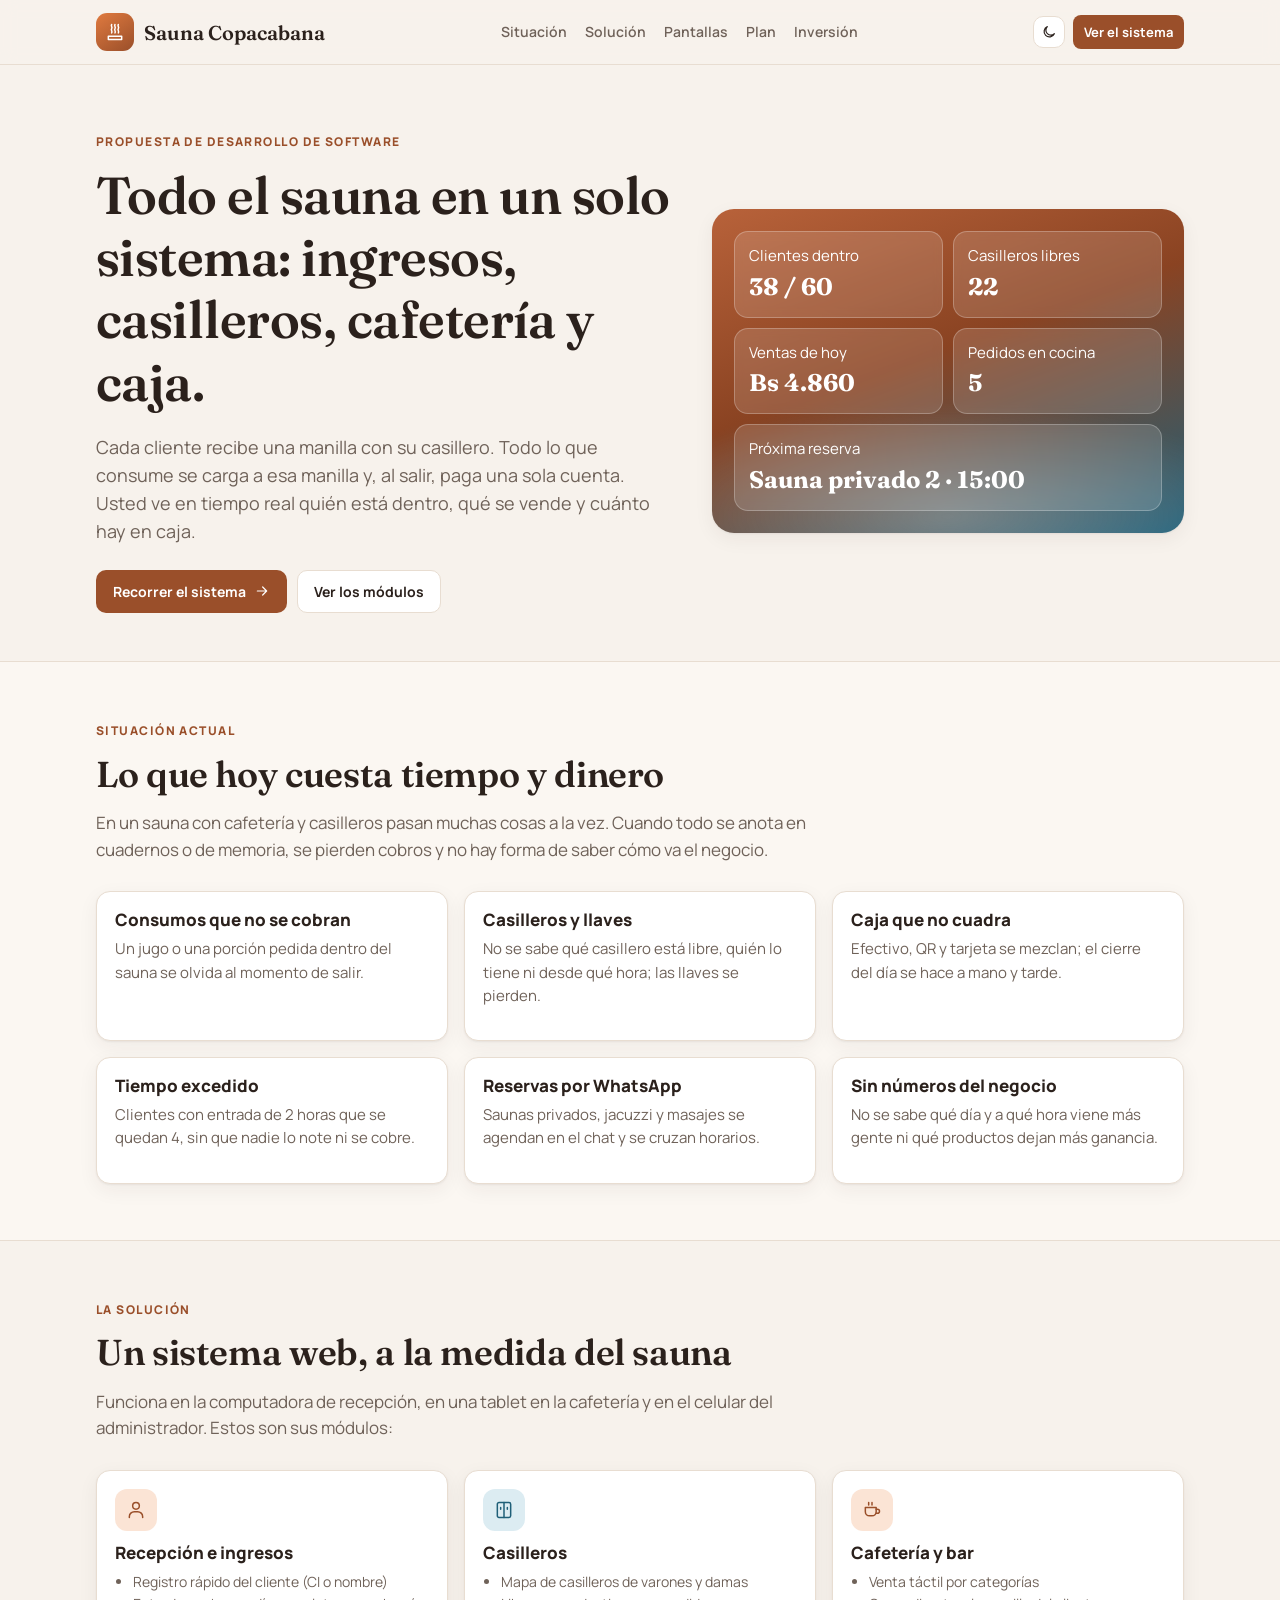
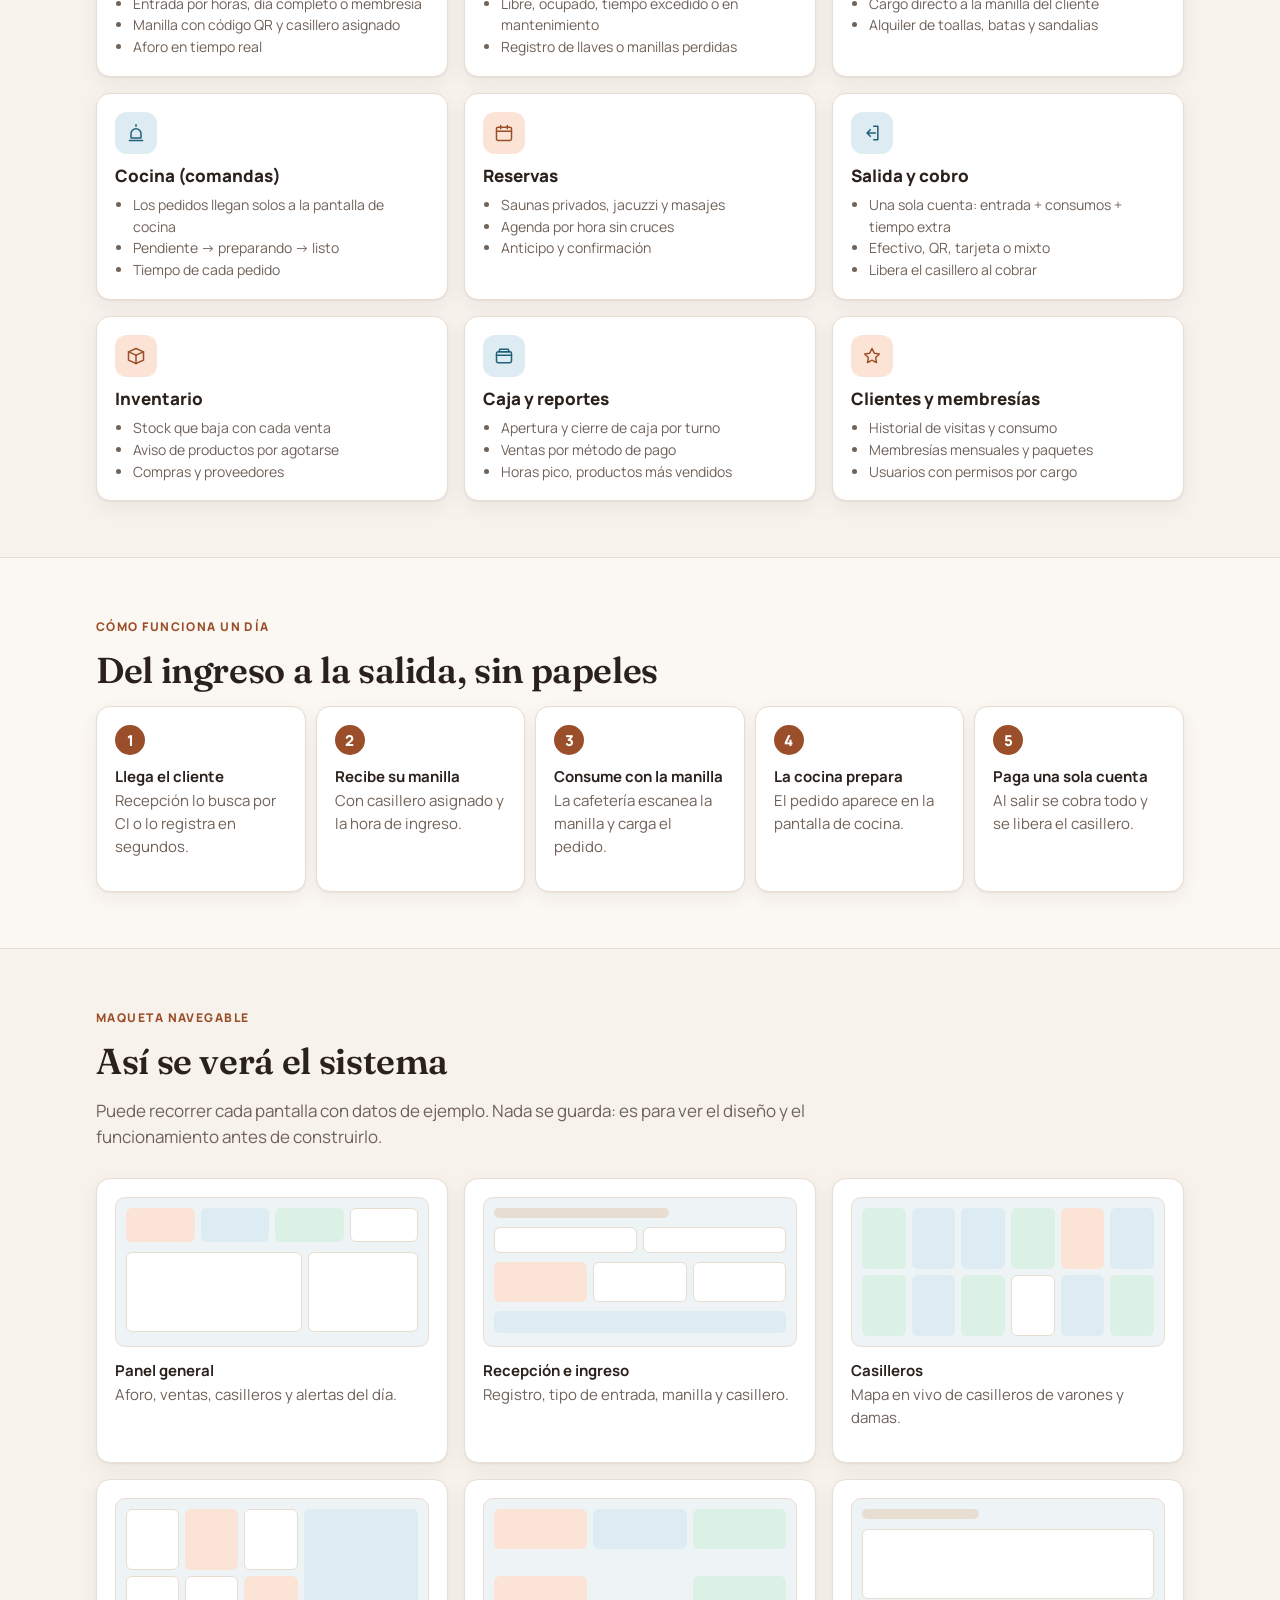
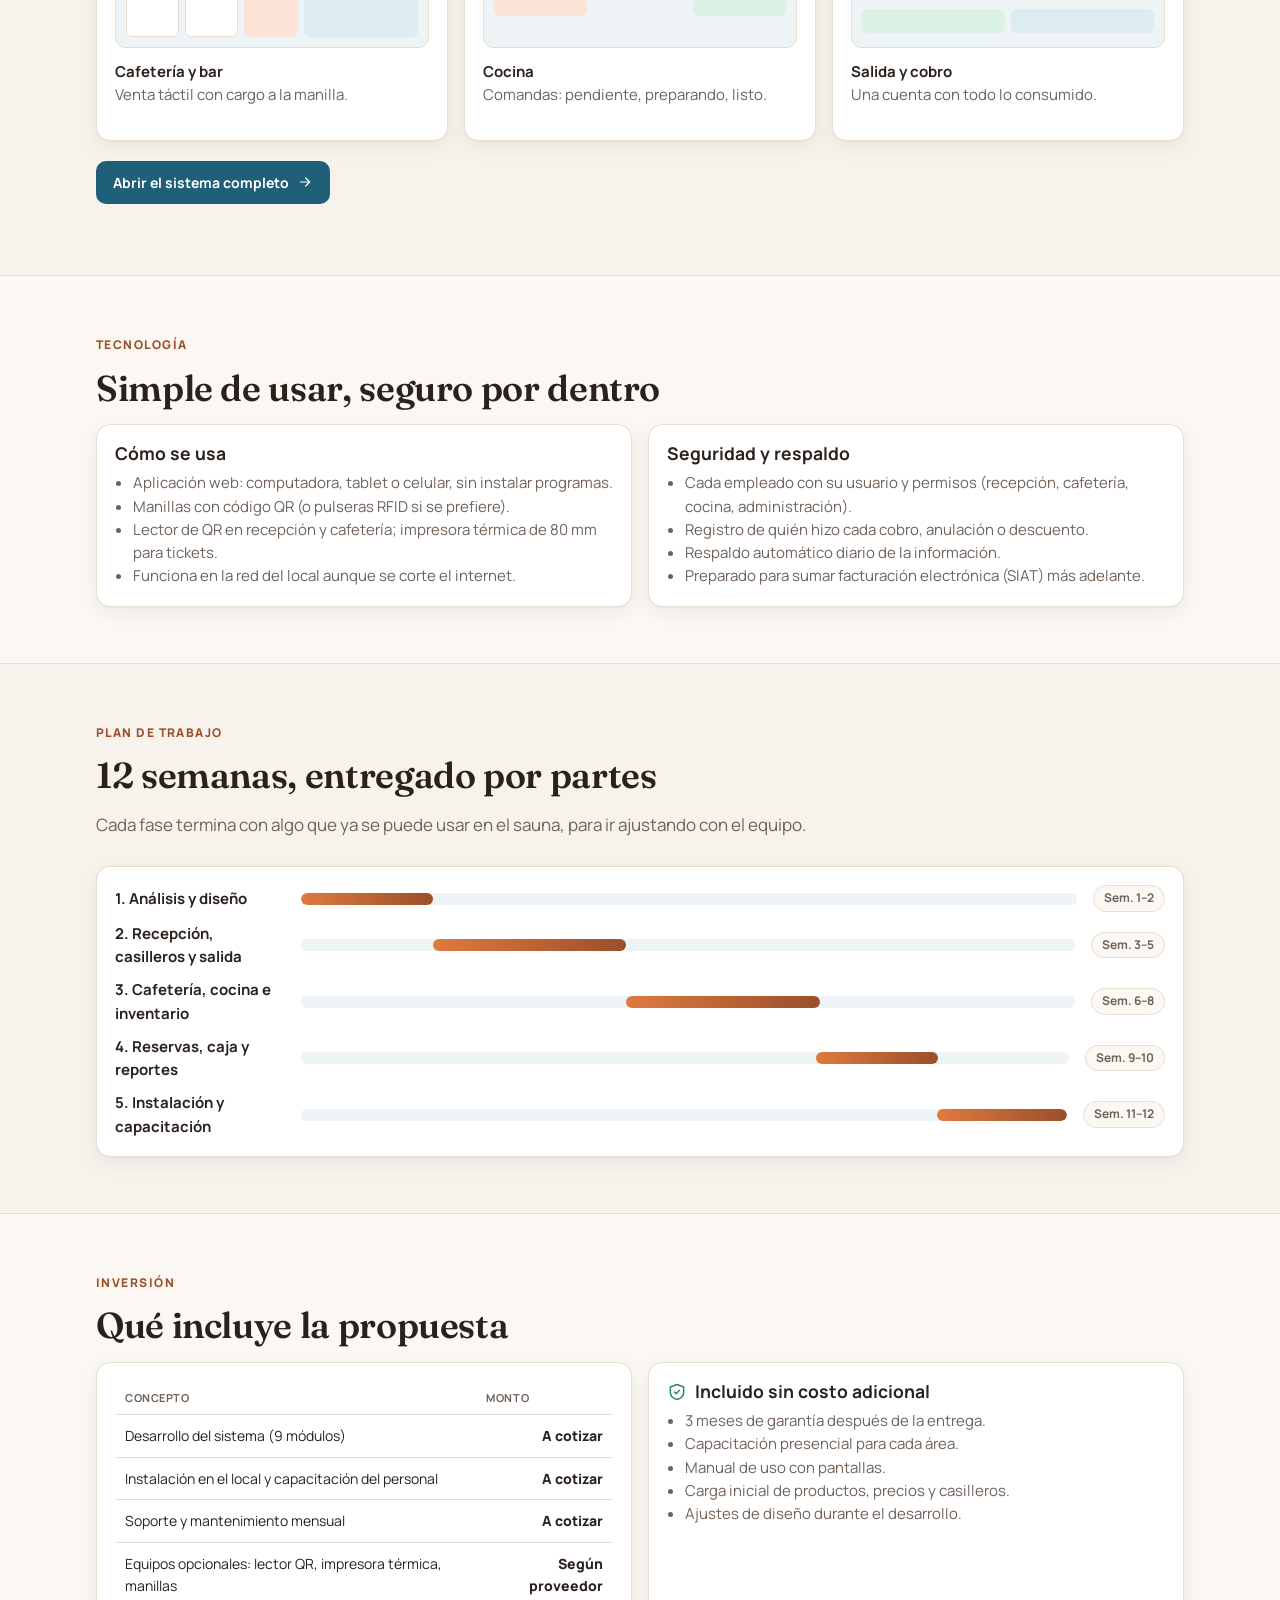
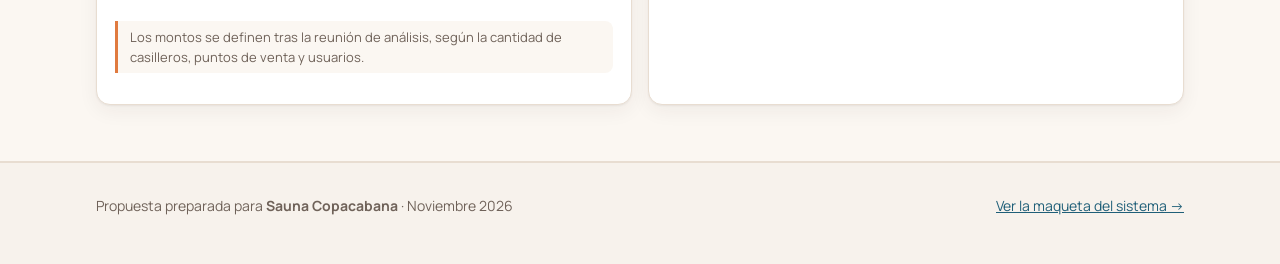
<file: index.html>
<!doctype html>
<html lang="es">
<head>
  <meta charset="utf-8">
  <meta name="viewport" content="width=device-width, initial-scale=1">
  <title>Sauna Copacabana Propuesta</title>
  <meta name="description" content="Propuesta de desarrollo de software para Sauna Copacabana: ingresos, casilleros, cafetería, reservas y caja en un solo sistema.">
  <link rel="preconnect" href="https://fonts.googleapis.com">
  <link rel="preconnect" href="https://fonts.gstatic.com" crossorigin>
  <link href="https://fonts.googleapis.com/css2?family=Fraunces:opsz,wght@9..144,500;9..144,600&family=Manrope:wght@400;500;600;700;800&display=swap" rel="stylesheet">
  <link rel="stylesheet" href="css/estilos.css">
</head>
<body>
  <!-- Íconos (se reutilizan con <use>) -->
  <svg width="0" height="0" style="position:absolute" aria-hidden="true">
    <symbol id="i-vapor" viewBox="0 0 24 24"><path d="M8 3c-1.5 2 1.5 3 0 5s1.5 3 0 5"/><path d="M12 3c-1.5 2 1.5 3 0 5s1.5 3 0 5"/><path d="M16 3c-1.5 2 1.5 3 0 5s1.5 3 0 5"/><path d="M4 17h16v4H4z"/></symbol>
    <symbol id="i-recepcion" viewBox="0 0 24 24"><circle cx="12" cy="7" r="4"/><path d="M4 21v-1a6 6 0 0 1 6-6h4a6 6 0 0 1 6 6v1"/></symbol>
    <symbol id="i-casillero" viewBox="0 0 24 24"><rect x="4" y="3" width="16" height="18" rx="2"/><path d="M12 3v18M8 9v2M16 9v2"/></symbol>
    <symbol id="i-cafe" viewBox="0 0 24 24"><path d="M4 9h13v5a5 5 0 0 1-5 5H9a5 5 0 0 1-5-5z"/><path d="M17 11h1.5a2.5 2.5 0 0 1 0 5H17"/><path d="M8 3v3M12 3v3"/></symbol>
    <symbol id="i-cocina" viewBox="0 0 24 24"><path d="M6 13a6 6 0 1 1 12 0v5H6z"/><path d="M4 21h16M12 4V2"/></symbol>
    <symbol id="i-calendario" viewBox="0 0 24 24"><rect x="3" y="5" width="18" height="16" rx="2"/><path d="M3 10h18M8 3v4M16 3v4"/></symbol>
    <symbol id="i-salida" viewBox="0 0 24 24"><path d="M14 4h5v16h-5"/><path d="M10 8l-4 4 4 4M6 12h10"/></symbol>
    <symbol id="i-caja" viewBox="0 0 24 24"><rect x="3" y="7" width="18" height="13" rx="2"/><path d="M3 11h18M7 4h10l1 3H6z"/></symbol>
    <symbol id="i-inventario" viewBox="0 0 24 24"><path d="M3 7l9-4 9 4-9 4z"/><path d="M3 7v10l9 4 9-4V7"/><path d="M12 11v10"/></symbol>
    <symbol id="i-grafico" viewBox="0 0 24 24"><path d="M4 20V10M10 20V4M16 20v-7M22 20H2"/></symbol>
    <symbol id="i-estrella" viewBox="0 0 24 24"><path d="M12 3l2.7 5.6 6.1.9-4.4 4.3 1 6.1L12 17l-5.4 2.9 1-6.1L3.2 9.5l6.1-.9z"/></symbol>
    <symbol id="i-escudo" viewBox="0 0 24 24"><path d="M12 3l8 3v6c0 5-3.5 8-8 9-4.5-1-8-4-8-9V6z"/><path d="M9 12l2 2 4-4"/></symbol>
    <symbol id="i-flecha" viewBox="0 0 24 24"><path d="M5 12h14M13 6l6 6-6 6"/></symbol>
    <symbol id="i-sol" viewBox="0 0 24 24"><circle cx="12" cy="12" r="4"/><path d="M12 2v2M12 20v2M4.9 4.9l1.4 1.4M17.7 17.7l1.4 1.4M2 12h2M20 12h2M4.9 19.1l1.4-1.4M17.7 6.3l1.4-1.4"/></symbol>
    <symbol id="i-luna" viewBox="0 0 24 24"><path d="M20 14.5A8 8 0 1 1 9.5 4a6.5 6.5 0 0 0 10.5 10.5z"/></symbol>
  </svg>

  <header class="propuesta-cabecera">
    <div class="contenedor">
      <a class="marca-logo" href="#inicio"><span class="sello"><svg class="icono"><use href="#i-vapor"/></svg></span>Sauna Copacabana</a>
      <nav aria-label="Secciones">
        <a href="#situacion">Situación</a>
        <a href="#solucion">Solución</a>
        <a href="#pantallas">Pantallas</a>
        <a href="#plan">Plan</a>
        <a href="#inversion">Inversión</a>
      </nav>
      <div style="display:flex;gap:8px;align-items:center">
        <button class="selector-tema" type="button" data-cambiar-tema aria-label="Cambiar entre tema claro y oscuro"><svg class="icono icono-sm"><use href="#i-luna"/></svg></button>
        <a class="boton boton-primario boton-pequeno" href="mockup.html">Ver el sistema</a>
      </div>
    </div>
  </header>

  <main id="inicio">
    <section class="portada">
      <div class="contenedor">
        <div>
          <span class="etiqueta">Propuesta de desarrollo de software</span>
          <h1>Todo el sauna en un solo sistema: ingresos, casilleros, cafetería y caja.</h1>
          <p class="bajada">Cada cliente recibe una manilla con su casillero. Todo lo que consume se carga a esa manilla y, al salir, paga una sola cuenta. Usted ve en tiempo real quién está dentro, qué se vende y cuánto hay en caja.</p>
          <div class="acciones">
            <a class="boton boton-primario" href="mockup.html">Recorrer el sistema <svg class="icono icono-sm"><use href="#i-flecha"/></svg></a>
            <a class="boton boton-borde" href="#solucion">Ver los módulos</a>
          </div>
        </div>
        <div class="portada-visual" aria-label="Ejemplo de lo que muestra el sistema">
          <div class="vapor"></div>
          <div class="rejilla">
            <div class="dato"><span>Clientes dentro</span><strong>38 / 60</strong></div>
            <div class="dato"><span>Casilleros libres</span><strong>22</strong></div>
            <div class="dato"><span>Ventas de hoy</span><strong>Bs 4.860</strong></div>
            <div class="dato"><span>Pedidos en cocina</span><strong>5</strong></div>
            <div class="dato" style="grid-column:1/-1"><span>Próxima reserva</span><strong>Sauna privado 2 · 15:00</strong></div>
          </div>
        </div>
      </div>
    </section>

    <section class="seccion seccion-alterna" id="situacion">
      <div class="contenedor">
        <span class="etiqueta">Situación actual</span>
        <h2>Lo que hoy cuesta tiempo y dinero</h2>
        <p class="intro">En un sauna con cafetería y casilleros pasan muchas cosas a la vez. Cuando todo se anota en cuadernos o de memoria, se pierden cobros y no hay forma de saber cómo va el negocio.</p>
        <div class="rejilla-3">
          <article class="tarjeta problema"><h3>Consumos que no se cobran</h3><p class="suave">Un jugo o una porción pedida dentro del sauna se olvida al momento de salir.</p></article>
          <article class="tarjeta problema"><h3>Casilleros y llaves</h3><p class="suave">No se sabe qué casillero está libre, quién lo tiene ni desde qué hora; las llaves se pierden.</p></article>
          <article class="tarjeta problema"><h3>Caja que no cuadra</h3><p class="suave">Efectivo, QR y tarjeta se mezclan; el cierre del día se hace a mano y tarde.</p></article>
          <article class="tarjeta problema"><h3>Tiempo excedido</h3><p class="suave">Clientes con entrada de 2 horas que se quedan 4, sin que nadie lo note ni se cobre.</p></article>
          <article class="tarjeta problema"><h3>Reservas por WhatsApp</h3><p class="suave">Saunas privados, jacuzzi y masajes se agendan en el chat y se cruzan horarios.</p></article>
          <article class="tarjeta problema"><h3>Sin números del negocio</h3><p class="suave">No se sabe qué día y a qué hora viene más gente ni qué productos dejan más ganancia.</p></article>
        </div>
      </div>
    </section>

    <section class="seccion" id="solucion">
      <div class="contenedor">
        <span class="etiqueta">La solución</span>
        <h2>Un sistema web, a la medida del sauna</h2>
        <p class="intro">Funciona en la computadora de recepción, en una tablet en la cafetería y en el celular del administrador. Estos son sus módulos:</p>
        <div class="rejilla-3">
          <article class="tarjeta modulo"><div class="icono-caja"><svg class="icono"><use href="#i-recepcion"/></svg></div><h3>Recepción e ingresos</h3>
            <ul><li>Registro rápido del cliente (CI o nombre)</li><li>Entrada por horas, día completo o membresía</li><li>Manilla con código QR y casillero asignado</li><li>Aforo en tiempo real</li></ul></article>
          <article class="tarjeta modulo lago"><div class="icono-caja"><svg class="icono"><use href="#i-casillero"/></svg></div><h3>Casilleros</h3>
            <ul><li>Mapa de casilleros de varones y damas</li><li>Libre, ocupado, tiempo excedido o en mantenimiento</li><li>Registro de llaves o manillas perdidas</li></ul></article>
          <article class="tarjeta modulo"><div class="icono-caja"><svg class="icono"><use href="#i-cafe"/></svg></div><h3>Cafetería y bar</h3>
            <ul><li>Venta táctil por categorías</li><li>Cargo directo a la manilla del cliente</li><li>Alquiler de toallas, batas y sandalias</li></ul></article>
          <article class="tarjeta modulo lago"><div class="icono-caja"><svg class="icono"><use href="#i-cocina"/></svg></div><h3>Cocina (comandas)</h3>
            <ul><li>Los pedidos llegan solos a la pantalla de cocina</li><li>Pendiente → preparando → listo</li><li>Tiempo de cada pedido</li></ul></article>
          <article class="tarjeta modulo"><div class="icono-caja"><svg class="icono"><use href="#i-calendario"/></svg></div><h3>Reservas</h3>
            <ul><li>Saunas privados, jacuzzi y masajes</li><li>Agenda por hora sin cruces</li><li>Anticipo y confirmación</li></ul></article>
          <article class="tarjeta modulo lago"><div class="icono-caja"><svg class="icono"><use href="#i-salida"/></svg></div><h3>Salida y cobro</h3>
            <ul><li>Una sola cuenta: entrada + consumos + tiempo extra</li><li>Efectivo, QR, tarjeta o mixto</li><li>Libera el casillero al cobrar</li></ul></article>
          <article class="tarjeta modulo"><div class="icono-caja"><svg class="icono"><use href="#i-inventario"/></svg></div><h3>Inventario</h3>
            <ul><li>Stock que baja con cada venta</li><li>Aviso de productos por agotarse</li><li>Compras y proveedores</li></ul></article>
          <article class="tarjeta modulo lago"><div class="icono-caja"><svg class="icono"><use href="#i-caja"/></svg></div><h3>Caja y reportes</h3>
            <ul><li>Apertura y cierre de caja por turno</li><li>Ventas por método de pago</li><li>Horas pico, productos más vendidos</li></ul></article>
          <article class="tarjeta modulo"><div class="icono-caja"><svg class="icono"><use href="#i-estrella"/></svg></div><h3>Clientes y membresías</h3>
            <ul><li>Historial de visitas y consumo</li><li>Membresías mensuales y paquetes</li><li>Usuarios con permisos por cargo</li></ul></article>
        </div>
      </div>
    </section>

    <section class="seccion seccion-alterna">
      <div class="contenedor">
        <span class="etiqueta">Cómo funciona un día</span>
        <h2>Del ingreso a la salida, sin papeles</h2>
        <ol class="flujo">
          <li><div class="tarjeta"><strong>Llega el cliente</strong><p class="suave">Recepción lo busca por CI o lo registra en segundos.</p></div></li>
          <li><div class="tarjeta"><strong>Recibe su manilla</strong><p class="suave">Con casillero asignado y la hora de ingreso.</p></div></li>
          <li><div class="tarjeta"><strong>Consume con la manilla</strong><p class="suave">La cafetería escanea la manilla y carga el pedido.</p></div></li>
          <li><div class="tarjeta"><strong>La cocina prepara</strong><p class="suave">El pedido aparece en la pantalla de cocina.</p></div></li>
          <li><div class="tarjeta"><strong>Paga una sola cuenta</strong><p class="suave">Al salir se cobra todo y se libera el casillero.</p></div></li>
        </ol>
      </div>
    </section>

    <section class="seccion" id="pantallas">
      <div class="contenedor">
        <span class="etiqueta">Maqueta navegable</span>
        <h2>Así se verá el sistema</h2>
        <p class="intro">Puede recorrer cada pantalla con datos de ejemplo. Nada se guarda: es para ver el diseño y el funcionamiento antes de construirlo.</p>
        <div class="pantallas">
          <a class="tarjeta pantalla-tarjeta" href="mockup.html#panel"><div class="miniatura"><div class="mini-fila" style="grid-template-columns:repeat(4,1fr)"><div class="mini-bloque c" style="height:34px"></div><div class="mini-bloque l" style="height:34px"></div><div class="mini-bloque o" style="height:34px"></div><div class="mini-bloque" style="height:34px"></div></div><div class="mini-fila" style="grid-template-columns:1.6fr 1fr"><div class="mini-bloque" style="height:80px"></div><div class="mini-bloque" style="height:80px"></div></div></div><strong>Panel general</strong><p class="suave">Aforo, ventas, casilleros y alertas del día.</p></a>
          <a class="tarjeta pantalla-tarjeta" href="mockup.html#recepcion"><div class="miniatura"><div class="mini-barra" style="width:60%"></div><div class="mini-fila" style="grid-template-columns:1fr 1fr"><div class="mini-bloque" style="height:26px"></div><div class="mini-bloque" style="height:26px"></div></div><div class="mini-fila" style="grid-template-columns:repeat(3,1fr)"><div class="mini-bloque c" style="height:40px"></div><div class="mini-bloque" style="height:40px"></div><div class="mini-bloque" style="height:40px"></div></div><div class="mini-bloque l" style="height:22px"></div></div><strong>Recepción e ingreso</strong><p class="suave">Registro, tipo de entrada, manilla y casillero.</p></a>
          <a class="tarjeta pantalla-tarjeta" href="mockup.html#casilleros"><div class="miniatura" style="grid-template-columns:repeat(6,1fr)"><div class="mini-bloque o"></div><div class="mini-bloque l"></div><div class="mini-bloque l"></div><div class="mini-bloque o"></div><div class="mini-bloque c"></div><div class="mini-bloque l"></div><div class="mini-bloque o"></div><div class="mini-bloque l"></div><div class="mini-bloque o"></div><div class="mini-bloque"></div><div class="mini-bloque l"></div><div class="mini-bloque o"></div></div><strong>Casilleros</strong><p class="suave">Mapa en vivo de casilleros de varones y damas.</p></a>
          <a class="tarjeta pantalla-tarjeta" href="mockup.html#cafeteria"><div class="miniatura" style="grid-template-columns:1.5fr 1fr"><div class="mini-fila" style="grid-template-columns:1fr 1fr 1fr"><div class="mini-bloque"></div><div class="mini-bloque c"></div><div class="mini-bloque"></div><div class="mini-bloque"></div><div class="mini-bloque"></div><div class="mini-bloque c"></div></div><div class="mini-bloque l"></div></div><strong>Cafetería y bar</strong><p class="suave">Venta táctil con cargo a la manilla.</p></a>
          <a class="tarjeta pantalla-tarjeta" href="mockup.html#cocina"><div class="miniatura" style="grid-template-columns:repeat(3,1fr)"><div class="mini-fila"><div class="mini-bloque c" style="height:40px"></div><div class="mini-bloque c" style="height:40px"></div></div><div class="mini-fila"><div class="mini-bloque l" style="height:40px"></div></div><div class="mini-fila"><div class="mini-bloque o" style="height:40px"></div><div class="mini-bloque o" style="height:40px"></div></div></div><strong>Cocina</strong><p class="suave">Comandas: pendiente, preparando, listo.</p></a>
          <a class="tarjeta pantalla-tarjeta" href="mockup.html#salida"><div class="miniatura"><div class="mini-barra" style="width:40%"></div><div class="mini-bloque" style="height:70px"></div><div class="mini-fila" style="grid-template-columns:1fr 1fr"><div class="mini-bloque o" style="height:24px"></div><div class="mini-bloque l" style="height:24px"></div></div></div><strong>Salida y cobro</strong><p class="suave">Una cuenta con todo lo consumido.</p></a>
        </div>
        <p style="margin-top:20px"><a class="boton boton-lago" href="mockup.html">Abrir el sistema completo <svg class="icono icono-sm"><use href="#i-flecha"/></svg></a></p>
      </div>
    </section>

    <section class="seccion seccion-alterna">
      <div class="contenedor">
        <span class="etiqueta">Tecnología</span>
        <h2>Simple de usar, seguro por dentro</h2>
        <div class="rejilla-2">
          <div class="tarjeta"><h3>Cómo se usa</h3><ul class="suave" style="padding-left:18px;margin:0">
            <li>Aplicación web: computadora, tablet o celular, sin instalar programas.</li>
            <li>Manillas con código QR (o pulseras RFID si se prefiere).</li>
            <li>Lector de QR en recepción y cafetería; impresora térmica de 80 mm para tickets.</li>
            <li>Funciona en la red del local aunque se corte el internet.</li></ul></div>
          <div class="tarjeta"><h3>Seguridad y respaldo</h3><ul class="suave" style="padding-left:18px;margin:0">
            <li>Cada empleado con su usuario y permisos (recepción, cafetería, cocina, administración).</li>
            <li>Registro de quién hizo cada cobro, anulación o descuento.</li>
            <li>Respaldo automático diario de la información.</li>
            <li>Preparado para sumar facturación electrónica (SIAT) más adelante.</li></ul></div>
        </div>
      </div>
    </section>

    <section class="seccion" id="plan">
      <div class="contenedor">
        <span class="etiqueta">Plan de trabajo</span>
        <h2>12 semanas, entregado por partes</h2>
        <p class="intro">Cada fase termina con algo que ya se puede usar en el sauna, para ir ajustando con el equipo.</p>
        <div class="tarjeta cronograma">
          <div class="fase"><strong>1. Análisis y diseño</strong><div class="barra"><span style="left:0;width:17%"></span></div><span class="chip chip-neutro">Sem. 1–2</span></div>
          <div class="fase"><strong>2. Recepción, casilleros y salida</strong><div class="barra"><span style="left:17%;width:25%"></span></div><span class="chip chip-neutro">Sem. 3–5</span></div>
          <div class="fase"><strong>3. Cafetería, cocina e inventario</strong><div class="barra"><span style="left:42%;width:25%"></span></div><span class="chip chip-neutro">Sem. 6–8</span></div>
          <div class="fase"><strong>4. Reservas, caja y reportes</strong><div class="barra"><span style="left:67%;width:16%"></span></div><span class="chip chip-neutro">Sem. 9–10</span></div>
          <div class="fase"><strong>5. Instalación y capacitación</strong><div class="barra"><span style="left:83%;width:17%"></span></div><span class="chip chip-neutro">Sem. 11–12</span></div>
        </div>
      </div>
    </section>

    <section class="seccion seccion-alterna" id="inversion">
      <div class="contenedor">
        <span class="etiqueta">Inversión</span>
        <h2>Qué incluye la propuesta</h2>
        <div class="rejilla-2">
          <div class="tarjeta tabla-envoltura">
            <table class="tabla inversion">
              <thead><tr><th>Concepto</th><th class="derecha">Monto</th></tr></thead>
              <tbody>
                <tr><td>Desarrollo del sistema (9 módulos)</td><td class="derecha">A cotizar</td></tr>
                <tr><td>Instalación en el local y capacitación del personal</td><td class="derecha">A cotizar</td></tr>
                <tr><td>Soporte y mantenimiento mensual</td><td class="derecha">A cotizar</td></tr>
                <tr><td>Equipos opcionales: lector QR, impresora térmica, manillas</td><td class="derecha">Según proveedor</td></tr>
              </tbody>
            </table>
            <p class="nota" style="margin-top:14px">Los montos se definen tras la reunión de análisis, según la cantidad de casilleros, puntos de venta y usuarios.</p>
          </div>
          <div class="tarjeta"><h3 style="display:flex;gap:8px;align-items:center"><svg class="icono" style="color:var(--ok)"><use href="#i-escudo"/></svg> Incluido sin costo adicional</h3>
            <ul class="suave" style="padding-left:18px;margin:0">
              <li>3 meses de garantía después de la entrega.</li>
              <li>Capacitación presencial para cada área.</li>
              <li>Manual de uso con pantallas.</li>
              <li>Carga inicial de productos, precios y casilleros.</li>
              <li>Ajustes de diseño durante el desarrollo.</li>
            </ul>
          </div>
        </div>
      </div>
    </section>
  </main>

  <footer class="pie">
    <div class="contenedor" style="display:flex;justify-content:space-between;gap:12px;flex-wrap:wrap">
      <span>Propuesta preparada para <strong>Sauna Copacabana</strong> · Noviembre 2026</span>
      <a href="mockup.html">Ver la maqueta del sistema →</a>
    </div>
  </footer>

  <script>
    // Tema claro/oscuro (se recuerda en este navegador si se puede)
    (function () {
      const raiz = document.documentElement;
      try { const t = localStorage.getItem('sauna.tema'); if (t) raiz.dataset.theme = t; } catch (e) {}
      document.querySelectorAll('[data-cambiar-tema]').forEach((b) => b.addEventListener('click', () => {
        const oscuro = raiz.dataset.theme ? raiz.dataset.theme === 'dark' : matchMedia('(prefers-color-scheme: dark)').matches;
        raiz.dataset.theme = oscuro ? 'light' : 'dark';
        try { localStorage.setItem('sauna.tema', raiz.dataset.theme); } catch (e) {}
      }));
    })();
  </script>
</body>
</html>
</file>
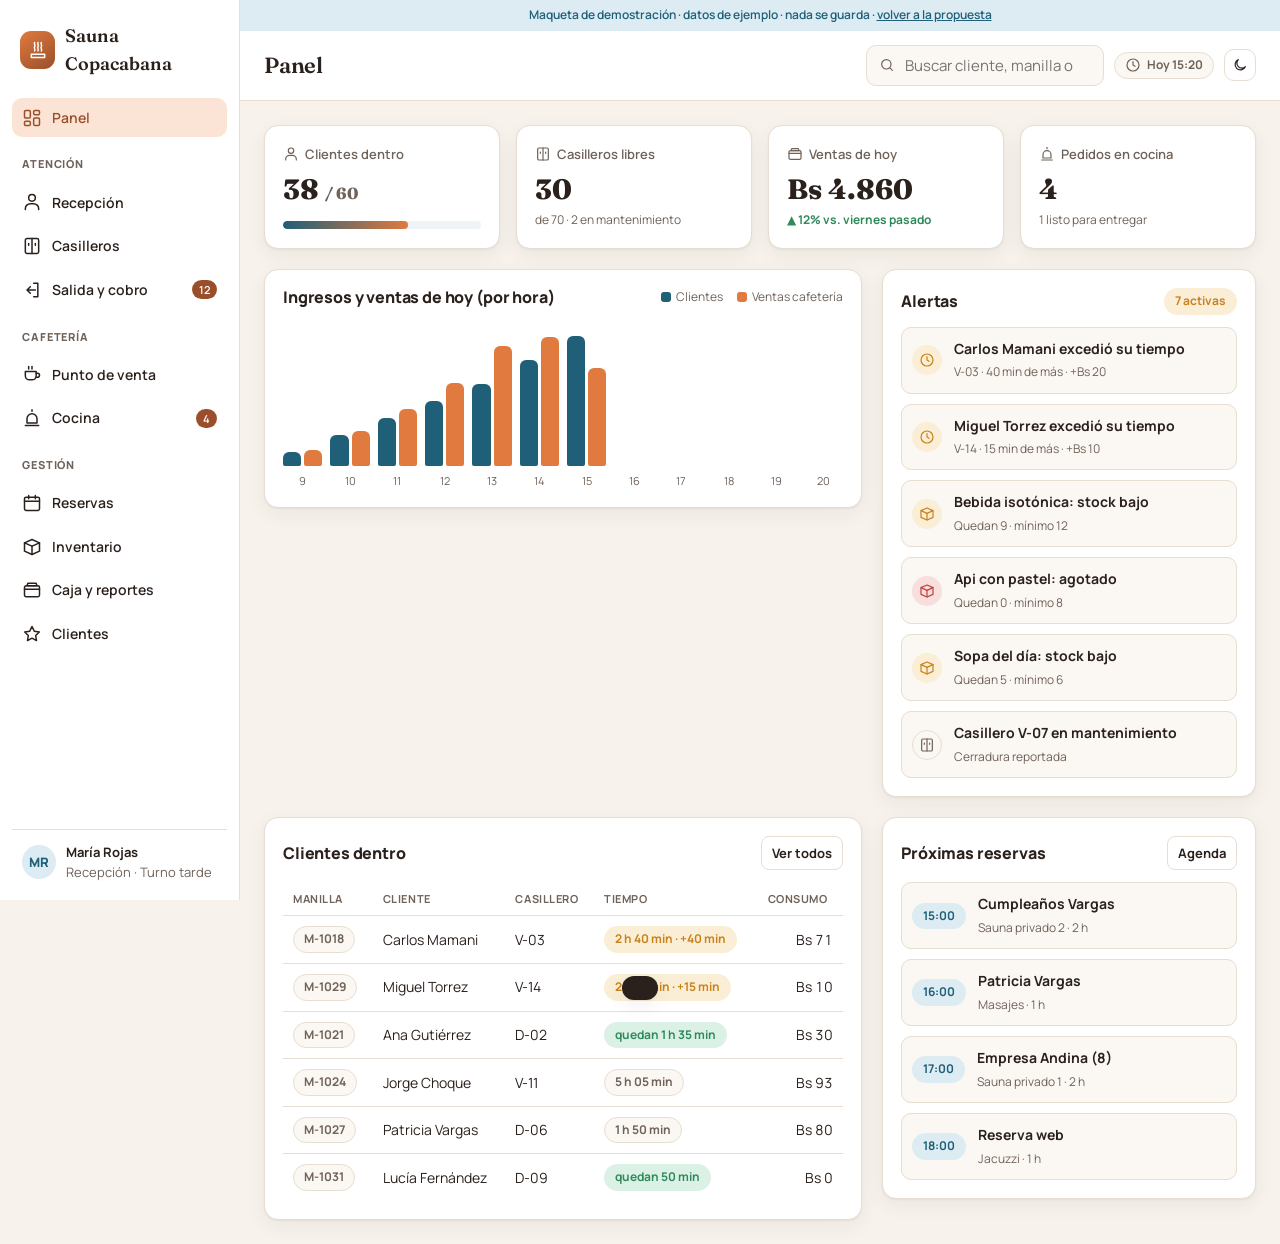
<file: mockup.html>
<!doctype html>
<html lang="es">
<head>
  <meta charset="utf-8">
  <meta name="viewport" content="width=device-width, initial-scale=1">
  <title>Sauna Copacabana Sistema</title>
  <meta name="description" content="Maqueta navegable del sistema de Sauna Copacabana: recepción, casilleros, cafetería, cocina, reservas, salida, inventario y caja.">
  <link rel="preconnect" href="https://fonts.googleapis.com">
  <link rel="preconnect" href="https://fonts.gstatic.com" crossorigin>
  <link href="https://fonts.googleapis.com/css2?family=Fraunces:opsz,wght@9..144,500;9..144,600&family=Manrope:wght@400;500;600;700;800&display=swap" rel="stylesheet">
  <link rel="stylesheet" href="css/estilos.css">
</head>
<body>
  <svg width="0" height="0" style="position:absolute" aria-hidden="true">
    <symbol id="i-vapor" viewBox="0 0 24 24"><path d="M8 3c-1.5 2 1.5 3 0 5s1.5 3 0 5"/><path d="M12 3c-1.5 2 1.5 3 0 5s1.5 3 0 5"/><path d="M16 3c-1.5 2 1.5 3 0 5s1.5 3 0 5"/><path d="M4 17h16v4H4z"/></symbol>
    <symbol id="i-panel" viewBox="0 0 24 24"><rect x="3" y="3" width="7" height="9" rx="1.5"/><rect x="14" y="3" width="7" height="5" rx="1.5"/><rect x="14" y="12" width="7" height="9" rx="1.5"/><rect x="3" y="16" width="7" height="5" rx="1.5"/></symbol>
    <symbol id="i-recepcion" viewBox="0 0 24 24"><circle cx="12" cy="7" r="4"/><path d="M4 21v-1a6 6 0 0 1 6-6h4a6 6 0 0 1 6 6v1"/></symbol>
    <symbol id="i-casillero" viewBox="0 0 24 24"><rect x="4" y="3" width="16" height="18" rx="2"/><path d="M12 3v18M8 9v2M16 9v2"/></symbol>
    <symbol id="i-cafe" viewBox="0 0 24 24"><path d="M4 9h13v5a5 5 0 0 1-5 5H9a5 5 0 0 1-5-5z"/><path d="M17 11h1.5a2.5 2.5 0 0 1 0 5H17"/><path d="M8 3v3M12 3v3"/></symbol>
    <symbol id="i-cocina" viewBox="0 0 24 24"><path d="M6 13a6 6 0 1 1 12 0v5H6z"/><path d="M4 21h16M12 4V2"/></symbol>
    <symbol id="i-calendario" viewBox="0 0 24 24"><rect x="3" y="5" width="18" height="16" rx="2"/><path d="M3 10h18M8 3v4M16 3v4"/></symbol>
    <symbol id="i-salida" viewBox="0 0 24 24"><path d="M14 4h5v16h-5"/><path d="M10 8l-4 4 4 4M6 12h10"/></symbol>
    <symbol id="i-caja" viewBox="0 0 24 24"><rect x="3" y="7" width="18" height="13" rx="2"/><path d="M3 11h18M7 4h10l1 3H6z"/></symbol>
    <symbol id="i-inventario" viewBox="0 0 24 24"><path d="M3 7l9-4 9 4-9 4z"/><path d="M3 7v10l9 4 9-4V7"/><path d="M12 11v10"/></symbol>
    <symbol id="i-estrella" viewBox="0 0 24 24"><path d="M12 3l2.7 5.6 6.1.9-4.4 4.3 1 6.1L12 17l-5.4 2.9 1-6.1L3.2 9.5l6.1-.9z"/></symbol>
    <symbol id="i-buscar" viewBox="0 0 24 24"><circle cx="11" cy="11" r="7"/><path d="M20 20l-4-4"/></symbol>
    <symbol id="i-menu" viewBox="0 0 24 24"><path d="M4 6h16M4 12h16M4 18h16"/></symbol>
    <symbol id="i-reloj" viewBox="0 0 24 24"><circle cx="12" cy="12" r="9"/><path d="M12 7v5l3 2"/></symbol>
    <symbol id="i-qr" viewBox="0 0 24 24"><rect x="3" y="3" width="7" height="7" rx="1"/><rect x="14" y="3" width="7" height="7" rx="1"/><rect x="3" y="14" width="7" height="7" rx="1"/><path d="M14 14h3v3h-3zM20 14v1M14 20h1M18 18h3v3"/></symbol>
    <symbol id="i-alerta" viewBox="0 0 24 24"><path d="M12 3l10 18H2z"/><path d="M12 10v4M12 17v.5"/></symbol>
    <symbol id="i-mas" viewBox="0 0 24 24"><path d="M12 5v14M5 12h14"/></symbol>
    <symbol id="i-check" viewBox="0 0 24 24"><path d="M5 12l5 5 9-10"/></symbol>
    <symbol id="i-volver" viewBox="0 0 24 24"><path d="M19 12H5M11 6l-6 6 6 6"/></symbol>
    <symbol id="i-luna" viewBox="0 0 24 24"><path d="M20 14.5A8 8 0 1 1 9.5 4a6.5 6.5 0 0 0 10.5 10.5z"/></symbol>
  </svg>

  <div class="app">
    <aside class="barra-lateral" id="barra-lateral" aria-label="Menú del sistema">
      <a class="marca-logo" href="index.html"><span class="sello"><svg class="icono"><use href="#i-vapor"/></svg></span>Sauna Copacabana</a>
      <button class="nav-item" data-vista="panel"><svg class="icono"><use href="#i-panel"/></svg>Panel</button>
      <div class="nav-grupo">Atención</div>
      <button class="nav-item" data-vista="recepcion"><svg class="icono"><use href="#i-recepcion"/></svg>Recepción</button>
      <button class="nav-item" data-vista="casilleros"><svg class="icono"><use href="#i-casillero"/></svg>Casilleros</button>
      <button class="nav-item" data-vista="salida"><svg class="icono"><use href="#i-salida"/></svg>Salida y cobro<span class="contador" id="cont-dentro">0</span></button>
      <div class="nav-grupo">Cafetería</div>
      <button class="nav-item" data-vista="cafeteria"><svg class="icono"><use href="#i-cafe"/></svg>Punto de venta</button>
      <button class="nav-item" data-vista="cocina"><svg class="icono"><use href="#i-cocina"/></svg>Cocina<span class="contador" id="cont-cocina">0</span></button>
      <div class="nav-grupo">Gestión</div>
      <button class="nav-item" data-vista="reservas"><svg class="icono"><use href="#i-calendario"/></svg>Reservas</button>
      <button class="nav-item" data-vista="inventario"><svg class="icono"><use href="#i-inventario"/></svg>Inventario</button>
      <button class="nav-item" data-vista="caja"><svg class="icono"><use href="#i-caja"/></svg>Caja y reportes</button>
      <button class="nav-item" data-vista="clientes"><svg class="icono"><use href="#i-estrella"/></svg>Clientes</button>
      <div class="usuario"><span class="avatar">MR</span><div><strong>María Rojas</strong><div class="suave">Recepción · Turno tarde</div></div></div>
    </aside>

    <div class="principal">
      <div class="aviso-mockup">Maqueta de demostración · datos de ejemplo · nada se guarda · <a href="index.html">volver a la propuesta</a></div>
      <header class="barra-superior">
        <button class="selector-tema boton-menu" type="button" id="boton-menu" aria-label="Abrir menú"><svg class="icono icono-sm"><use href="#i-menu"/></svg></button>
        <h1 id="titulo-vista">Panel</h1>
        <div class="derecha">
          <label class="buscador"><svg class="icono icono-sm"><use href="#i-buscar"/></svg><span class="oculto-accesible">Buscar</span><input type="search" placeholder="Buscar cliente, manilla o casillero" id="buscador-global"></label>
          <span class="chip chip-neutro"><svg class="icono icono-sm"><use href="#i-reloj"/></svg><span id="reloj">Hoy 15:20</span></span>
          <button class="selector-tema" type="button" data-cambiar-tema aria-label="Cambiar entre tema claro y oscuro"><svg class="icono icono-sm"><use href="#i-luna"/></svg></button>
        </div>
      </header>

      <main class="contenido">
        <!-- PANEL -->
        <section class="vista" id="v-panel" data-titulo="Panel">
          <div class="indicadores" id="indicadores"></div>
          <div class="dos-columnas">
            <div class="tarjeta">
              <div class="cabecera-tarjeta"><h2>Ingresos y ventas de hoy (por hora)</h2><div class="leyenda"><span><i style="background:var(--lago)"></i>Clientes</span><span><i style="background:var(--brasa)"></i>Ventas cafetería</span></div></div>
              <div class="grafico-barras" id="grafico-horas" role="img" aria-label="Clientes y ventas por hora del día"></div>
            </div>
            <div class="tarjeta">
              <div class="cabecera-tarjeta"><h2>Alertas</h2><span class="chip chip-alerta" id="n-alertas"></span></div>
              <div class="lista-simple" id="lista-alertas"></div>
            </div>
          </div>
          <div class="dos-columnas">
            <div class="tarjeta">
              <div class="cabecera-tarjeta"><h2>Clientes dentro</h2><button class="boton boton-borde boton-pequeno" data-ir="salida">Ver todos</button></div>
              <div class="tabla-envoltura"><table class="tabla"><thead><tr><th>Manilla</th><th>Cliente</th><th>Casillero</th><th>Tiempo</th><th class="derecha">Consumo</th></tr></thead><tbody id="tabla-dentro-panel"></tbody></table></div>
            </div>
            <div class="tarjeta">
              <div class="cabecera-tarjeta"><h2>Próximas reservas</h2><button class="boton boton-borde boton-pequeno" data-ir="reservas">Agenda</button></div>
              <div class="lista-simple" id="lista-reservas-panel"></div>
            </div>
          </div>
        </section>

        <!-- RECEPCIÓN -->
        <section class="vista" id="v-recepcion" data-titulo="Recepción · nuevo ingreso">
          <div class="dos-columnas">
            <form class="tarjeta" id="form-ingreso" style="display:grid;gap:16px">
              <div class="cabecera-tarjeta" style="margin:0"><h2>Datos del cliente</h2><span class="chip chip-lago" id="aforo-recepcion"></span></div>
              <div class="formulario-rejilla">
                <div class="campo"><label for="f-ci">CI / documento</label><input id="f-ci" value="6845123" required></div>
                <div class="campo"><label for="f-tel">Celular</label><input id="f-tel" value="71234567"></div>
                <div class="campo completo"><label for="f-nombre">Nombre completo</label><input id="f-nombre" value="Luis Fernando Quispe" required></div>
                <div class="campo"><label for="f-genero">Vestidor</label><select id="f-genero"><option value="V">Varones</option><option value="D">Damas</option></select></div>
                <div class="campo"><label for="f-manilla">Manilla (escanee el QR)</label><input id="f-manilla" value="M-1042"></div>
              </div>
              <div>
                <div class="campo" style="margin-bottom:6px"><label>Tipo de entrada</label></div>
                <div class="opciones-entrada" id="opciones-entrada"></div>
              </div>
              <div class="tarjeta" style="background:var(--superficie-2);box-shadow:none;display:flex;align-items:center;gap:14px;flex-wrap:wrap">
                <svg class="icono" style="color:var(--lago)"><use href="#i-casillero"/></svg>
                <div style="flex:1;min-width:160px"><strong id="casillero-asignado">Casillero —</strong><div class="suave" style="font-size:13px">Se asigna el primer casillero libre del vestidor</div></div>
                <button type="button" class="boton boton-borde boton-pequeno" id="btn-otro-casillero">Elegir otro</button>
              </div>
              <div style="display:flex;justify-content:space-between;align-items:center;gap:12px;flex-wrap:wrap">
                <div><span class="suave">A cobrar ahora</span><div class="total" style="margin:0" id="total-ingreso">Bs 0</div></div>
                <button class="boton boton-primario" type="submit"><svg class="icono icono-sm"><use href="#i-check"/></svg>Registrar ingreso</button>
              </div>
            </form>
            <div class="tarjeta">
              <div class="cabecera-tarjeta"><h2>Últimos ingresos</h2></div>
              <div class="lista-simple" id="ultimos-ingresos"></div>
            </div>
          </div>
        </section>

        <!-- CASILLEROS -->
        <section class="vista" id="v-casilleros" data-titulo="Casilleros">
          <div class="tarjeta" style="display:grid;gap:14px">
            <div class="cabecera-tarjeta" style="margin:0;flex-wrap:wrap">
              <div class="filtros" id="filtros-casilleros">
                <button class="filtro activo" data-filtro="V">Varones</button>
                <button class="filtro" data-filtro="D">Damas</button>
              </div>
              <div class="leyenda-casilleros">
                <span><span class="chip chip-ok">Libre</span></span><span><span class="chip chip-lago">Ocupado</span></span><span><span class="chip chip-alerta">Tiempo excedido</span></span><span><span class="chip chip-neutro">Mantenimiento</span></span>
              </div>
            </div>
            <div class="mapa-casilleros" id="mapa-casilleros"></div>
          </div>
          <div class="tarjeta" id="detalle-casillero"><p class="suave" style="margin:0">Toque un casillero para ver su detalle.</p></div>
        </section>

        <!-- CAFETERÍA -->
        <section class="vista" id="v-cafeteria" data-titulo="Cafetería y bar">
          <div class="pos">
            <div style="display:grid;gap:14px">
              <div class="categorias" id="categorias"></div>
              <div class="productos" id="productos"></div>
            </div>
            <div class="tarjeta ticket">
              <div class="cabecera-tarjeta"><h2>Pedido</h2><button class="boton boton-borde boton-pequeno" id="btn-vaciar">Vaciar</button></div>
              <div class="campo" style="margin-bottom:10px"><label for="pos-manilla">Cliente (manilla)</label><select id="pos-manilla"></select></div>
              <div id="lineas-pedido"><p class="suave">Toque los productos para agregarlos.</p></div>
              <div class="total"><span>Total</span><span id="total-pedido">Bs 0</span></div>
              <div class="metodos" id="metodos"></div>
              <button class="boton boton-primario" style="width:100%" id="btn-confirmar-pedido">Cargar a la manilla</button>
            </div>
          </div>
        </section>

        <!-- COCINA -->
        <section class="vista" id="v-cocina" data-titulo="Cocina · comandas">
          <div class="kanban">
            <div class="columna-kanban"><h3>Pendiente <span class="chip chip-alerta" id="n-pendiente"></span></h3><div id="k-pendiente" style="display:grid;gap:10px"></div></div>
            <div class="columna-kanban"><h3>Preparando <span class="chip chip-lago" id="n-preparando"></span></h3><div id="k-preparando" style="display:grid;gap:10px"></div></div>
            <div class="columna-kanban"><h3>Listo para entregar <span class="chip chip-ok" id="n-listo"></span></h3><div id="k-listo" style="display:grid;gap:10px"></div></div>
          </div>
        </section>

        <!-- RESERVAS -->
        <section class="vista" id="v-reservas" data-titulo="Reservas">
          <div class="tarjeta">
            <div class="cabecera-tarjeta" style="flex-wrap:wrap">
              <h2>Agenda de hoy · viernes 20 de noviembre</h2>
              <button class="boton boton-primario boton-pequeno" id="btn-nueva-reserva"><svg class="icono icono-sm"><use href="#i-mas"/></svg>Nueva reserva</button>
            </div>
            <div class="tabla-envoltura"><div class="agenda" id="agenda"></div></div>
          </div>
        </section>

        <!-- SALIDA -->
        <section class="vista" id="v-salida" data-titulo="Salida y cobro">
          <div class="dos-columnas">
            <div class="tarjeta">
              <div class="cabecera-tarjeta"><h2>Clientes dentro</h2><span class="chip chip-lago" id="n-dentro"></span></div>
              <div class="tabla-envoltura"><table class="tabla"><thead><tr><th>Manilla</th><th>Cliente</th><th>Casillero</th><th>Entrada</th><th>Tiempo</th><th class="derecha">Cuenta</th><th></th></tr></thead><tbody id="tabla-dentro"></tbody></table></div>
            </div>
            <div class="tarjeta" id="cuenta"><p class="suave" style="margin:0">Elija un cliente o escanee su manilla para ver la cuenta.</p></div>
          </div>
        </section>

        <!-- INVENTARIO -->
        <section class="vista" id="v-inventario" data-titulo="Inventario">
          <div class="tarjeta">
            <div class="cabecera-tarjeta"><h2>Productos y stock</h2><button class="boton boton-borde boton-pequeno"><svg class="icono icono-sm"><use href="#i-mas"/></svg>Registrar compra</button></div>
            <div class="tabla-envoltura"><table class="tabla"><thead><tr><th>Producto</th><th>Categoría</th><th class="derecha">Precio</th><th class="derecha">Stock</th><th>Estado</th></tr></thead><tbody id="tabla-inventario"></tbody></table></div>
          </div>
        </section>

        <!-- CAJA -->
        <section class="vista" id="v-caja" data-titulo="Caja y reportes">
          <div class="indicadores" id="indicadores-caja"></div>
          <div class="dos-columnas">
            <div class="tarjeta">
              <div class="cabecera-tarjeta"><h2>Ventas de la semana</h2><div class="leyenda"><span><i style="background:var(--lago)"></i>Entradas</span><span><i style="background:var(--brasa)"></i>Cafetería</span></div></div>
              <div class="grafico-barras" id="grafico-semana" role="img" aria-label="Ventas de entradas y cafetería por día de la semana"></div>
            </div>
            <div class="tarjeta">
              <div class="cabecera-tarjeta"><h2>Turno actual</h2><span class="chip chip-ok">Caja abierta 13:00</span></div>
              <div class="cuenta-resumen" id="resumen-turno"></div>
              <button class="boton boton-lago" style="width:100%;margin-top:14px" id="btn-cerrar-caja">Cerrar caja del turno</button>
            </div>
          </div>
          <div class="tarjeta">
            <div class="cabecera-tarjeta"><h2>Productos más vendidos (semana)</h2></div>
            <div class="tabla-envoltura"><table class="tabla"><thead><tr><th>Producto</th><th class="derecha">Unidades</th><th class="derecha">Ingreso</th></tr></thead><tbody id="tabla-top"></tbody></table></div>
          </div>
        </section>

        <!-- CLIENTES -->
        <section class="vista" id="v-clientes" data-titulo="Clientes y membresías">
          <div class="tarjeta">
            <div class="cabecera-tarjeta"><h2>Clientes frecuentes</h2><button class="boton boton-borde boton-pequeno"><svg class="icono icono-sm"><use href="#i-mas"/></svg>Nueva membresía</button></div>
            <div class="tabla-envoltura"><table class="tabla"><thead><tr><th>Cliente</th><th>CI</th><th>Membresía</th><th class="derecha">Visitas</th><th>Última visita</th><th class="derecha">Gasto total</th></tr></thead><tbody id="tabla-clientes"></tbody></table></div>
          </div>
        </section>
      </main>
    </div>
  </div>

  <div class="velo" id="velo" role="dialog" aria-modal="true" aria-labelledby="modal-titulo">
    <div class="tarjeta modal" id="modal"></div>
  </div>
  <div class="tostada" id="tostada" role="status" aria-live="polite"></div>

  <script src="js/mockup.js"></script>
</body>
</html>
</file>
<file: css/estilos.css>
/* ==========================================================================
   Sauna Copacabana — estilos compartidos (propuesta + mockup)
   Paleta: madera de sauna (cálidos) + lago de Copacabana (azules)
   ========================================================================== */
:root {
  --fondo: #f7f2ec;
  --superficie: #ffffff;
  --superficie-2: #fbf7f2;
  --borde: #e8ddd1;
  --texto: #2b211c;
  --texto-suave: #6f6259;
  --madera: #9a4f2a;
  --madera-oscura: #6e3519;
  --brasa: #e07a3f;
  --brasa-suave: #fbe4d5;
  --lago: #1f5f78;
  --lago-suave: #dcecf2;
  --vapor: #eef3f5;
  --ok: #2f8a5b;
  --ok-suave: #dcf1e5;
  --alerta: #c9821b;
  --alerta-suave: #fbeed6;
  --peligro: #c2413a;
  --peligro-suave: #f8dedc;
  --sombra: 0 1px 2px rgba(43, 33, 28, .06), 0 6px 20px rgba(43, 33, 28, .06);
  --radio: 14px;
  --fuente: 'Manrope', system-ui, -apple-system, 'Segoe UI', sans-serif;
  --fuente-titulo: 'Fraunces', Georgia, serif;
  color-scheme: light;
}
@media (prefers-color-scheme: dark) {
  :root:not([data-theme="light"]) {
    --fondo: #17120f;
    --superficie: #221b17;
    --superficie-2: #2a221d;
    --borde: #3a2f28;
    --texto: #f3ebe4;
    --texto-suave: #b8a99d;
    --madera: #e39a6c;
    --madera-oscura: #f2b993;
    --brasa: #f08a4f;
    --brasa-suave: #3f2618;
    --lago: #6fb7d3;
    --lago-suave: #173543;
    --vapor: #1d2a30;
    --ok: #5cc48d;
    --ok-suave: #173326;
    --alerta: #e6a84a;
    --alerta-suave: #3a2c14;
    --peligro: #ef7b72;
    --peligro-suave: #3d1c1a;
    --sombra: 0 1px 2px rgba(0, 0, 0, .3), 0 6px 20px rgba(0, 0, 0, .25);
    color-scheme: dark;
  }
}
:root[data-theme="dark"] {
  --fondo: #17120f;
  --superficie: #221b17;
  --superficie-2: #2a221d;
  --borde: #3a2f28;
  --texto: #f3ebe4;
  --texto-suave: #b8a99d;
  --madera: #e39a6c;
  --madera-oscura: #f2b993;
  --brasa: #f08a4f;
  --brasa-suave: #3f2618;
  --lago: #6fb7d3;
  --lago-suave: #173543;
  --vapor: #1d2a30;
  --ok: #5cc48d;
  --ok-suave: #173326;
  --alerta: #e6a84a;
  --alerta-suave: #3a2c14;
  --peligro: #ef7b72;
  --peligro-suave: #3d1c1a;
  --sombra: 0 1px 2px rgba(0, 0, 0, .3), 0 6px 20px rgba(0, 0, 0, .25);
  color-scheme: dark;
}

*, *::before, *::after { box-sizing: border-box; }
html { -webkit-text-size-adjust: 100%; scroll-behavior: smooth; }
body {
  margin: 0; background: var(--fondo); color: var(--texto);
  font-family: var(--fuente); font-size: 15px; line-height: 1.55;
  -webkit-font-smoothing: antialiased; overflow-x: hidden;
}
h1, h2, h3, h4 { margin: 0 0 .4em; line-height: 1.2; }
h1, h2 { font-family: var(--fuente-titulo); font-weight: 600; letter-spacing: -.01em; }
p { margin: 0 0 1em; }
a { color: var(--lago); }
img, svg { max-width: 100%; }
button, input, select, textarea { font: inherit; color: inherit; }
.oculto-accesible { position: absolute; width: 1px; height: 1px; overflow: hidden; clip: rect(0 0 0 0); white-space: nowrap; }

/* ---------- Componentes comunes ---------- */
.tarjeta { background: var(--superficie); border: 1px solid var(--borde); border-radius: var(--radio); box-shadow: var(--sombra); padding: 18px; }
.boton {
  display: inline-flex; align-items: center; justify-content: center; gap: 8px;
  padding: 10px 16px; border-radius: 10px; border: 1px solid transparent;
  font-weight: 700; font-size: 14px; cursor: pointer; text-decoration: none; transition: filter .15s, background .15s;
}
.boton:hover { filter: brightness(1.06); }
.boton:focus-visible, .chip:focus-visible, .nav-item:focus-visible { outline: 3px solid var(--lago); outline-offset: 2px; }
.boton-primario { background: var(--madera); color: #fff; }
.boton-lago { background: var(--lago); color: #fff; }
.boton-ok { background: var(--ok); color: #fff; }
.boton-borde { background: var(--superficie); border-color: var(--borde); color: var(--texto); }
.boton-pequeno { padding: 6px 10px; font-size: 13px; border-radius: 8px; }
:root[data-theme="dark"] .boton-primario, :root[data-theme="dark"] .boton-lago, :root[data-theme="dark"] .boton-ok { color: #17120f; }
@media (prefers-color-scheme: dark) {
  :root:not([data-theme="light"]) .boton-primario, :root:not([data-theme="light"]) .boton-lago, :root:not([data-theme="light"]) .boton-ok { color: #17120f; }
}

.chip { display: inline-flex; align-items: center; gap: 6px; padding: 3px 10px; border-radius: 999px; font-size: 12px; font-weight: 700; border: 1px solid transparent; white-space: nowrap; }
.chip-ok { background: var(--ok-suave); color: var(--ok); }
.chip-alerta { background: var(--alerta-suave); color: var(--alerta); }
.chip-peligro { background: var(--peligro-suave); color: var(--peligro); }
.chip-lago { background: var(--lago-suave); color: var(--lago); }
.chip-brasa { background: var(--brasa-suave); color: var(--madera); }
.chip-neutro { background: var(--superficie-2); color: var(--texto-suave); border-color: var(--borde); }

.icono { width: 20px; height: 20px; stroke: currentColor; fill: none; stroke-width: 1.8; stroke-linecap: round; stroke-linejoin: round; flex-shrink: 0; }
.icono-sm { width: 16px; height: 16px; }

.campo { display: flex; flex-direction: column; gap: 4px; }
.campo label { font-size: 12px; font-weight: 700; color: var(--texto-suave); }
.campo input, .campo select, .campo textarea {
  width: 100%; padding: 9px 12px; border: 1px solid var(--borde); border-radius: 10px; background: var(--superficie); min-width: 0;
}
.campo input:focus, .campo select:focus { outline: 2px solid var(--lago); border-color: transparent; }

.tabla { width: 100%; border-collapse: collapse; font-size: 14px; }
.tabla th { text-align: left; font-size: 11px; text-transform: uppercase; letter-spacing: .05em; color: var(--texto-suave); padding: 8px 10px; border-bottom: 1px solid var(--borde); }
.tabla td { padding: 10px; border-bottom: 1px solid var(--borde); vertical-align: middle; }
.tabla tr:last-child td { border-bottom: 0; }
.tabla-envoltura { overflow-x: auto; }
.num { font-variant-numeric: tabular-nums; }
.derecha { text-align: right; }
.suave { color: var(--texto-suave); }
.marca-logo { display: inline-flex; align-items: center; gap: 10px; font-family: var(--fuente-titulo); font-weight: 600; font-size: 20px; color: var(--texto); text-decoration: none; }
.marca-logo .sello {
  width: 38px; height: 38px; border-radius: 11px; display: grid; place-items: center;
  background: linear-gradient(145deg, var(--brasa), var(--madera)); color: #fff;
}
.selector-tema { background: var(--superficie); border: 1px solid var(--borde); border-radius: 10px; padding: 7px; cursor: pointer; display: inline-grid; place-items: center; }

/* ==========================================================================
   PROPUESTA (index.html)
   ========================================================================== */
.propuesta-cabecera { position: sticky; top: 0; z-index: 20; background: color-mix(in srgb, var(--fondo) 88%, transparent); backdrop-filter: blur(8px); border-bottom: 1px solid var(--borde); }
.contenedor { max-width: 1120px; margin: 0 auto; padding: 0 16px; }
.propuesta-cabecera .contenedor { display: flex; align-items: center; justify-content: space-between; gap: 12px; height: 64px; }
.propuesta-cabecera nav { display: flex; gap: 18px; font-weight: 600; font-size: 14px; }
.propuesta-cabecera nav a { color: var(--texto-suave); text-decoration: none; }
.propuesta-cabecera nav a:hover { color: var(--texto); }

.portada { padding: 64px 0 48px; position: relative; overflow: hidden; }
.portada .contenedor { display: grid; grid-template-columns: 1.1fr .9fr; gap: 40px; align-items: center; }
.etiqueta { display: inline-block; font-size: 12px; font-weight: 800; letter-spacing: .12em; text-transform: uppercase; color: var(--madera); margin-bottom: 12px; }
.portada h1 { font-size: clamp(32px, 5vw, 52px); }
.portada .bajada { font-size: 18px; color: var(--texto-suave); max-width: 560px; }
.portada .acciones { display: flex; gap: 10px; flex-wrap: wrap; margin-top: 24px; }
.portada-visual {
  border-radius: 22px; padding: 22px; color: #fff; min-height: 300px; position: relative; overflow: hidden;
  background: linear-gradient(160deg, #b8623a 0%, #8a4322 45%, #1f5f78 100%); box-shadow: var(--sombra);
}
.portada-visual .vapor { position: absolute; inset: auto -20% -30% -20%; height: 70%; background: radial-gradient(closest-side, rgba(255,255,255,.28), transparent); filter: blur(6px); }
.portada-visual .dato { background: rgba(255,255,255,.14); border: 1px solid rgba(255,255,255,.25); border-radius: 14px; padding: 12px 14px; backdrop-filter: blur(4px); }
.portada-visual .dato strong { display: block; font-size: 24px; font-family: var(--fuente-titulo); }
.portada-visual .rejilla { position: relative; display: grid; grid-template-columns: 1fr 1fr; gap: 10px; }

.seccion { padding: 56px 0; }
.seccion-alterna { background: var(--superficie-2); border-block: 1px solid var(--borde); }
.seccion h2 { font-size: clamp(26px, 3.4vw, 36px); }
.seccion .intro { color: var(--texto-suave); max-width: 720px; font-size: 17px; margin-bottom: 28px; }
.rejilla-3 { display: grid; grid-template-columns: repeat(3, 1fr); gap: 16px; }
.rejilla-2 { display: grid; grid-template-columns: repeat(2, 1fr); gap: 16px; }
.problema h3, .modulo h3 { font-size: 17px; font-family: var(--fuente); font-weight: 800; }
.modulo .icono-caja { width: 42px; height: 42px; border-radius: 12px; display: grid; place-items: center; background: var(--brasa-suave); color: var(--madera); margin-bottom: 12px; }
.modulo.lago .icono-caja { background: var(--lago-suave); color: var(--lago); }
.modulo ul { margin: 8px 0 0; padding-left: 18px; color: var(--texto-suave); font-size: 14px; }

.pantallas { display: grid; grid-template-columns: repeat(3, 1fr); gap: 16px; }
.pantalla-tarjeta { text-decoration: none; color: inherit; display: block; transition: transform .15s; }
.pantalla-tarjeta:hover { transform: translateY(-3px); }
.pantalla-tarjeta .miniatura { height: 150px; border-radius: 10px; margin-bottom: 12px; background: var(--vapor); border: 1px solid var(--borde); padding: 10px; display: grid; gap: 6px; overflow: hidden; }
.mini-barra { height: 10px; border-radius: 5px; background: var(--borde); }
.mini-fila { display: grid; gap: 6px; }
.mini-bloque { border-radius: 6px; background: var(--superficie); border: 1px solid var(--borde); }
.mini-bloque.c { background: var(--brasa-suave); border-color: transparent; }
.mini-bloque.l { background: var(--lago-suave); border-color: transparent; }
.mini-bloque.o { background: var(--ok-suave); border-color: transparent; }

.flujo { display: grid; grid-template-columns: repeat(5, 1fr); gap: 10px; counter-reset: paso; }
.flujo li { list-style: none; position: relative; }
.flujo .tarjeta { height: 100%; }
.flujo .tarjeta::before { counter-increment: paso; content: counter(paso); display: grid; place-items: center; width: 30px; height: 30px; border-radius: 50%; background: var(--madera); color: #fff; font-weight: 800; margin-bottom: 10px; }
.flujo { padding: 0; margin: 0; }

.cronograma { display: grid; gap: 10px; }
.fase { display: grid; grid-template-columns: 170px 1fr auto; gap: 16px; align-items: center; }
.fase .barra { height: 12px; border-radius: 6px; background: var(--vapor); position: relative; overflow: hidden; }
.fase .barra span { position: absolute; top: 0; bottom: 0; border-radius: 6px; background: linear-gradient(90deg, var(--brasa), var(--madera)); }

.inversion td:last-child { font-weight: 800; }
.nota { font-size: 13px; color: var(--texto-suave); border-left: 3px solid var(--brasa); padding: 6px 12px; background: var(--superficie-2); border-radius: 0 8px 8px 0; }
.pie { padding: 32px 0 48px; color: var(--texto-suave); font-size: 14px; border-top: 1px solid var(--borde); }

/* ==========================================================================
   MOCKUP DEL SISTEMA (mockup.html)
   ========================================================================== */
.app { display: grid; grid-template-columns: 240px 1fr; min-height: 100vh; }
.barra-lateral { background: var(--superficie); border-right: 1px solid var(--borde); padding: 18px 12px; position: sticky; top: 0; height: 100vh; overflow-y: auto; display: flex; flex-direction: column; gap: 4px; }
.barra-lateral .marca-logo { padding: 4px 8px 16px; font-size: 18px; }
.nav-grupo { font-size: 11px; font-weight: 800; letter-spacing: .08em; text-transform: uppercase; color: var(--texto-suave); padding: 14px 10px 6px; }
.nav-item { display: flex; align-items: center; gap: 10px; padding: 9px 10px; border-radius: 10px; color: var(--texto); background: none; border: 0; width: 100%; text-align: left; cursor: pointer; font-weight: 600; font-size: 14px; }
.nav-item:hover { background: var(--superficie-2); }
.nav-item.activo { background: var(--brasa-suave); color: var(--madera); }
.nav-item .contador { margin-left: auto; font-size: 11px; background: var(--madera); color: #fff; border-radius: 999px; padding: 1px 7px; }
.barra-lateral .usuario { margin-top: auto; padding: 12px 10px 0; border-top: 1px solid var(--borde); display: flex; align-items: center; gap: 10px; font-size: 13px; }
.avatar { width: 34px; height: 34px; border-radius: 50%; display: grid; place-items: center; background: var(--lago-suave); color: var(--lago); font-weight: 800; flex-shrink: 0; }

.principal { min-width: 0; display: flex; flex-direction: column; }
.barra-superior { display: flex; align-items: center; gap: 12px; padding: 14px 24px; border-bottom: 1px solid var(--borde); background: var(--superficie); position: sticky; top: 0; z-index: 10; }
.barra-superior h1 { font-size: 22px; margin: 0; }
.barra-superior .derecha { margin-left: auto; display: flex; align-items: center; gap: 10px; }
.buscador { display: flex; align-items: center; gap: 8px; background: var(--superficie-2); border: 1px solid var(--borde); border-radius: 10px; padding: 7px 12px; min-width: 220px; color: var(--texto-suave); }
.buscador input { border: 0; background: none; outline: none; width: 100%; color: var(--texto); }
.boton-menu { display: none; }
.contenido { padding: 24px; display: grid; gap: 20px; }
.aviso-mockup { font-size: 12px; background: var(--lago-suave); color: var(--lago); padding: 6px 24px; font-weight: 600; text-align: center; }

.indicadores { display: grid; grid-template-columns: repeat(4, 1fr); gap: 16px; }
.indicador .valor { font-size: 28px; font-weight: 800; font-family: var(--fuente-titulo); margin-top: 4px; }
.indicador .etiqueta-ind { font-size: 13px; color: var(--texto-suave); font-weight: 600; display: flex; align-items: center; gap: 6px; }
.indicador .tendencia { font-size: 12px; font-weight: 700; color: var(--ok); }
.barra-progreso { height: 8px; border-radius: 4px; background: var(--vapor); overflow: hidden; margin-top: 10px; }
.barra-progreso span { display: block; height: 100%; background: linear-gradient(90deg, var(--lago), var(--brasa)); border-radius: 4px; }

.dos-columnas { display: grid; grid-template-columns: 1.6fr 1fr; gap: 20px; align-items: start; }
.cabecera-tarjeta { display: flex; align-items: center; justify-content: space-between; gap: 10px; margin-bottom: 12px; }
.cabecera-tarjeta h2, .cabecera-tarjeta h3 { font-family: var(--fuente); font-size: 16px; font-weight: 800; margin: 0; }

.grafico-barras { display: flex; align-items: flex-end; gap: 8px; height: 170px; padding-top: 10px; }
.grafico-barras .col { flex: 1; display: flex; flex-direction: column; align-items: center; gap: 6px; height: 100%; justify-content: flex-end; }
.grafico-barras .b { width: 100%; max-width: 34px; border-radius: 6px 6px 2px 2px; background: var(--brasa); }
.grafico-barras .b.l { background: var(--lago); }
.grafico-barras small { font-size: 11px; color: var(--texto-suave); }
.leyenda { display: flex; gap: 14px; font-size: 12px; color: var(--texto-suave); }
.leyenda i { display: inline-block; width: 10px; height: 10px; border-radius: 3px; margin-right: 5px; vertical-align: -1px; }

.lista-simple { display: grid; gap: 10px; }
.item-lista { display: flex; align-items: center; gap: 12px; padding: 10px; border-radius: 10px; background: var(--superficie-2); border: 1px solid var(--borde); }
.item-lista .detalle { flex: 1; min-width: 0; }
.item-lista .detalle strong { display: block; font-size: 14px; }
.item-lista .detalle span { font-size: 12px; color: var(--texto-suave); }

/* Casilleros */
.filtros { display: flex; gap: 8px; flex-wrap: wrap; align-items: center; }
.filtro { padding: 6px 12px; border-radius: 999px; border: 1px solid var(--borde); background: var(--superficie); font-weight: 700; font-size: 13px; cursor: pointer; }
.filtro.activo { background: var(--texto); color: var(--fondo); border-color: var(--texto); }
.mapa-casilleros { display: grid; grid-template-columns: repeat(auto-fill, minmax(76px, 1fr)); gap: 10px; }
.casillero { border-radius: 12px; padding: 10px 8px; text-align: center; border: 2px solid transparent; cursor: pointer; background: var(--ok-suave); color: var(--ok); font-weight: 800; position: relative; }
.casillero small { display: block; font-size: 11px; font-weight: 600; opacity: .9; overflow: hidden; text-overflow: ellipsis; white-space: nowrap; }
.casillero.ocupado { background: var(--lago-suave); color: var(--lago); }
.casillero.excedido { background: var(--alerta-suave); color: var(--alerta); }
.casillero.mantenimiento { background: var(--superficie-2); color: var(--texto-suave); border-style: dashed; border-color: var(--borde); }
.casillero.seleccionado { border-color: var(--madera); }
.leyenda-casilleros { display: flex; flex-wrap: wrap; gap: 12px; font-size: 12px; color: var(--texto-suave); }

/* Punto de venta */
.pos { display: grid; grid-template-columns: 1fr 360px; gap: 20px; align-items: start; }
.categorias { display: flex; gap: 8px; overflow-x: auto; padding-bottom: 4px; }
.productos { display: grid; grid-template-columns: repeat(auto-fill, minmax(150px, 1fr)); gap: 12px; }
.producto { text-align: left; border: 1px solid var(--borde); background: var(--superficie); border-radius: 12px; padding: 12px; cursor: pointer; display: flex; flex-direction: column; gap: 6px; transition: border-color .15s, transform .1s; }
.producto:hover { border-color: var(--brasa); }
.producto:active { transform: scale(.98); }
.producto .emoji { font-size: 28px; line-height: 1; }
.producto strong { font-size: 14px; }
.producto .precio { color: var(--madera); font-weight: 800; }
.producto .stock { font-size: 11px; color: var(--texto-suave); }
.ticket { position: sticky; top: 90px; }
.ticket .linea { display: grid; grid-template-columns: 1fr auto auto; gap: 8px; align-items: center; padding: 8px 0; border-bottom: 1px dashed var(--borde); font-size: 14px; }
.cantidad { display: inline-flex; align-items: center; gap: 6px; }
.cantidad button { width: 24px; height: 24px; border-radius: 6px; border: 1px solid var(--borde); background: var(--superficie); cursor: pointer; font-weight: 800; line-height: 1; }
.total { display: flex; justify-content: space-between; font-size: 20px; font-weight: 800; margin: 14px 0; font-family: var(--fuente-titulo); }
.metodos { display: grid; grid-template-columns: repeat(2, 1fr); gap: 8px; margin-bottom: 12px; }
.metodo { padding: 10px; border-radius: 10px; border: 1px solid var(--borde); background: var(--superficie); font-weight: 700; font-size: 13px; cursor: pointer; display: flex; align-items: center; gap: 6px; justify-content: center; }
.metodo.activo { border-color: var(--madera); background: var(--brasa-suave); color: var(--madera); }

/* Cocina (comandas) */
.kanban { display: grid; grid-template-columns: repeat(3, 1fr); gap: 16px; align-items: start; }
.columna-kanban { background: var(--superficie-2); border: 1px solid var(--borde); border-radius: var(--radio); padding: 12px; display: grid; gap: 10px; }
.columna-kanban h3 { font-size: 14px; margin: 0 0 4px; display: flex; justify-content: space-between; font-family: var(--fuente); font-weight: 800; }
.comanda { background: var(--superficie); border: 1px solid var(--borde); border-radius: 12px; padding: 12px; box-shadow: var(--sombra); }
.comanda .cab { display: flex; justify-content: space-between; font-weight: 800; font-size: 14px; margin-bottom: 6px; }
.comanda ul { margin: 0 0 10px; padding-left: 18px; font-size: 14px; }

/* Reservas (agenda) */
.agenda { display: grid; grid-template-columns: 70px repeat(4, minmax(140px, 1fr)); border: 1px solid var(--borde); border-radius: var(--radio); overflow: hidden; background: var(--superficie); min-width: 640px; }
.agenda .celda { border-right: 1px solid var(--borde); border-bottom: 1px solid var(--borde); min-height: 52px; padding: 4px; position: relative; }
.agenda .hora { font-size: 12px; color: var(--texto-suave); font-weight: 700; padding: 6px 8px; background: var(--superficie-2); }
.agenda .titulo-col { font-weight: 800; font-size: 13px; padding: 10px 8px; background: var(--superficie-2); }
.reserva { border-radius: 8px; padding: 6px 8px; font-size: 12px; font-weight: 700; background: var(--lago-suave); color: var(--lago); height: 100%; }
.reserva.b { background: var(--brasa-suave); color: var(--madera); }
.reserva.o { background: var(--ok-suave); color: var(--ok); }

/* Salida / cuenta */
.cuenta-resumen { display: grid; gap: 8px; font-size: 14px; }
.cuenta-resumen .fila { display: flex; justify-content: space-between; gap: 10px; }

/* Modal y aviso flotante */
.velo { position: fixed; inset: 0; background: rgba(20, 14, 10, .45); display: none; align-items: center; justify-content: center; padding: 16px; z-index: 50; }
.velo.abierto { display: flex; }
.modal { width: min(460px, 100%); max-height: 90vh; overflow-y: auto; }
.tostada { position: fixed; bottom: 20px; left: 50%; transform: translateX(-50%) translateY(120px); background: var(--texto); color: var(--fondo); padding: 12px 18px; border-radius: 12px; font-weight: 700; font-size: 14px; transition: transform .25s; z-index: 60; box-shadow: var(--sombra); max-width: calc(100% - 32px); }
.tostada.visible { transform: translateX(-50%) translateY(0); }

.vista { display: none; }
.vista.activa { display: grid; gap: 20px; }
.formulario-rejilla { display: grid; grid-template-columns: repeat(2, 1fr); gap: 12px; }
.formulario-rejilla .completo { grid-column: 1 / -1; }
.opciones-entrada { display: grid; grid-template-columns: repeat(auto-fill, minmax(150px, 1fr)); gap: 10px; }
.opcion-entrada { border: 2px solid var(--borde); border-radius: 12px; padding: 12px; cursor: pointer; background: var(--superficie); text-align: left; }
.opcion-entrada.activo { border-color: var(--madera); background: var(--brasa-suave); }
.opcion-entrada strong { display: block; }
.opcion-entrada span { font-size: 13px; color: var(--texto-suave); }

/* ---------- Adaptación a pantallas pequeñas ---------- */
@media (max-width: 1100px) {
  .indicadores { grid-template-columns: repeat(2, 1fr); }
  .dos-columnas, .pos { grid-template-columns: 1fr; }
  .ticket { position: static; }
}
@media (max-width: 900px) {
  .portada .contenedor { grid-template-columns: 1fr; }
  .rejilla-3, .pantallas { grid-template-columns: 1fr 1fr; }
  .flujo { grid-template-columns: 1fr 1fr; }
  .propuesta-cabecera nav { display: none; }
  .app { grid-template-columns: 1fr; }
  .barra-lateral { position: fixed; inset: 0 auto 0 0; width: 260px; z-index: 40; transform: translateX(-100%); transition: transform .2s; box-shadow: var(--sombra); }
  .barra-lateral.abierta { transform: none; }
  .boton-menu { display: inline-grid; }
  .kanban { grid-template-columns: 1fr; }
  .buscador { display: none; }
}
@media (max-width: 600px) {
  body { font-size: 14px; }
  .rejilla-3, .rejilla-2, .pantallas, .flujo, .formulario-rejilla { grid-template-columns: 1fr; }
  .indicadores { grid-template-columns: 1fr 1fr; gap: 10px; }
  .indicador .valor { font-size: 22px; }
  .contenido { padding: 16px; }
  .barra-superior { padding: 12px 16px; }
  .barra-superior h1 { font-size: 18px; }
  .fase { grid-template-columns: 1fr; gap: 6px; }
  .seccion { padding: 40px 0; }
  .portada { padding: 40px 0 32px; }
}
@media print {
  .propuesta-cabecera, .selector-tema { display: none; }
  .seccion { padding: 24px 0; break-inside: avoid; }
}
</file>
